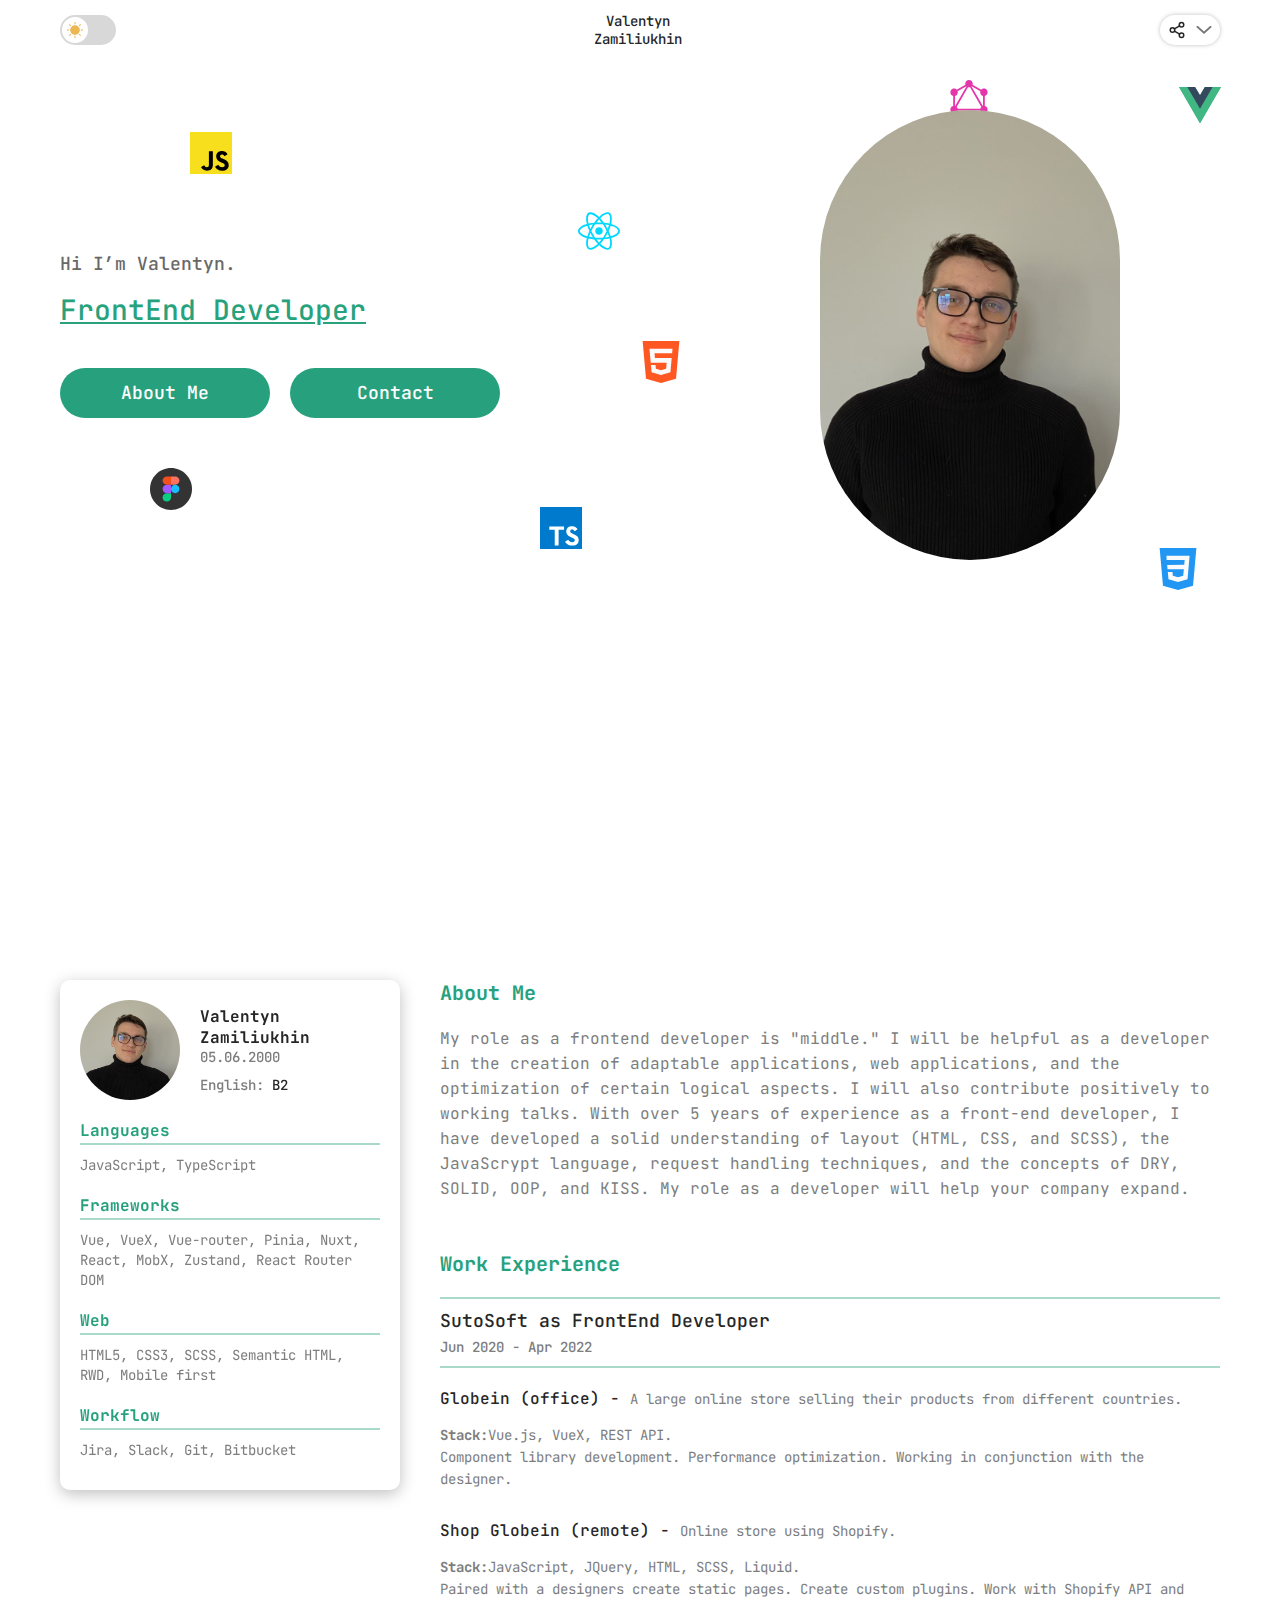
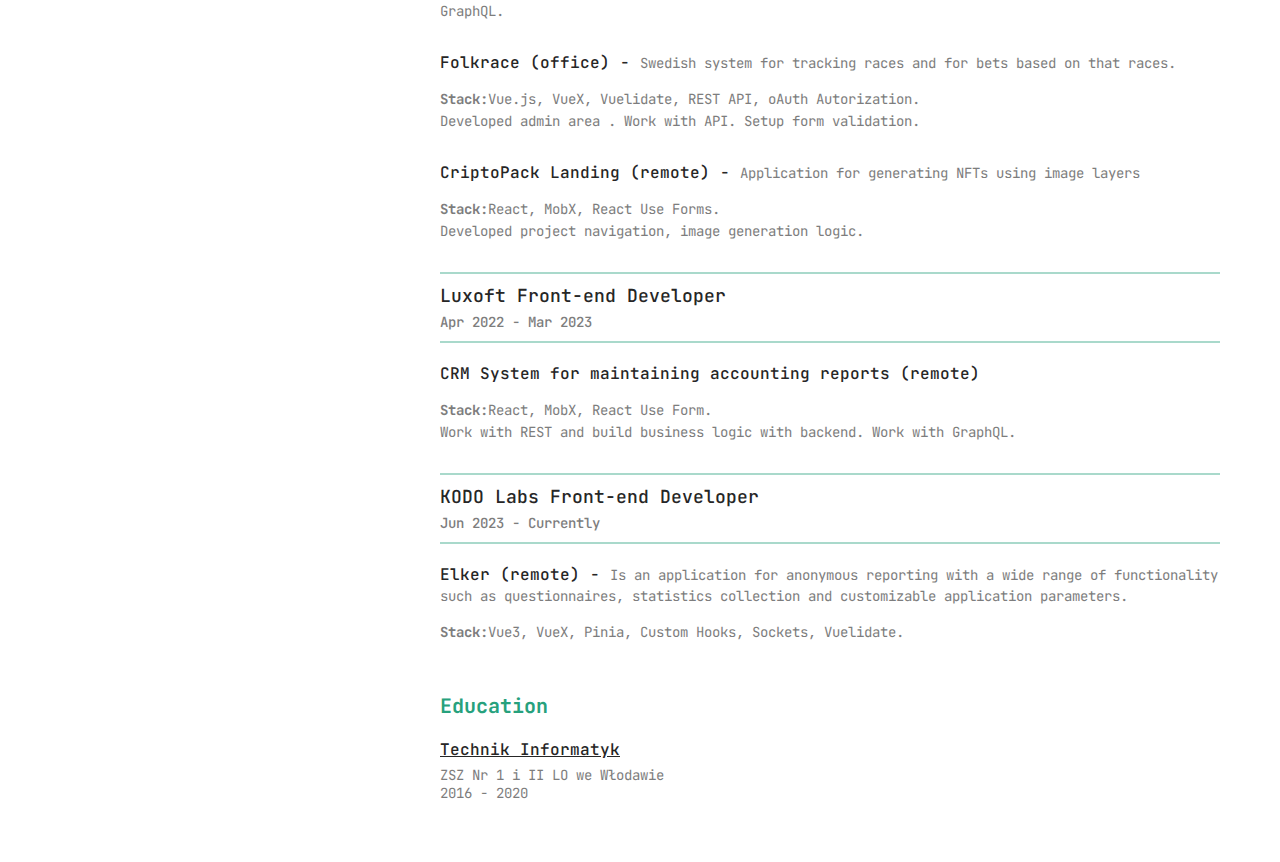
<file: index.html>
<!doctype html>
<html lang="en">
<head>
  <meta charset="UTF-8">
  <meta name="viewport"
        content="width=device-width, user-scalable=no, initial-scale=1.0, maximum-scale=1.0, minimum-scale=1.0">
  <meta http-equiv="X-UA-Compatible" content="ie=edge">
  <link rel="stylesheet" href="styles/common.css">
  <link rel="stylesheet" href="styles/header.css">
  <link rel="stylesheet" href="styles/banner.css">
  <link rel="stylesheet" href="styles/about_me.css">
  <link rel="stylesheet" href="styles/dark.css">
  <style>
      @-webkit-keyframes building-blocks {
          0%,
          20% {
              opacity: 0;
              -webkit-transform: translateY(-300%);
              transform: translateY(-300%); }
          30%,
          70% {
              opacity: 1;
              -webkit-transform: translateY(0);
              transform: translateY(0); }
          90%,
          100% {
              opacity: 0;
              -webkit-transform: translateY(300%);
              transform: translateY(300%); } }
      @keyframes building-blocks {
          0%,
          20% {
              opacity: 0;
              -webkit-transform: translateY(-300%);
              transform: translateY(-300%); }
          30%,
          70% {
              opacity: 1;
              -webkit-transform: translateY(0);
              transform: translateY(0); }
          90%,
          100% {
              opacity: 0;
              -webkit-transform: translateY(300%);
              transform: translateY(300%); } }

      .building-blocks {
          position: relative; }
      .building-blocks div {
          height: 20px;
          position: absolute;
          width: 20px; }
      .building-blocks div:after {
          -webkit-animation: building-blocks 2.1s ease infinite backwards;
          animation: building-blocks 2.1s ease infinite backwards;
          background: #27A17D;
          content: '';
          display: block;
          height: 20px;
          width: 20px; }
      .building-blocks div:nth-child(1) {
          -webkit-transform: translate(-50%, -50%) translate(60%, 120%);
          transform: translate(-50%, -50%) translate(60%, 120%); }
      .building-blocks div:nth-child(2) {
          -webkit-transform: translate(-50%, -50%) translate(-60%, 120%);
          transform: translate(-50%, -50%) translate(-60%, 120%); }
      .building-blocks div:nth-child(3) {
          -webkit-transform: translate(-50%, -50%) translate(120%, 0);
          transform: translate(-50%, -50%) translate(120%, 0); }
      .building-blocks div:nth-child(4) {
          -webkit-transform: translate(-50%, -50%);
          transform: translate(-50%, -50%); }
      .building-blocks div:nth-child(5) {
          -webkit-transform: translate(-50%, -50%) translate(-120%, 0);
          transform: translate(-50%, -50%) translate(-120%, 0); }
      .building-blocks div:nth-child(6) {
          -webkit-transform: translate(-50%, -50%) translate(60%, -120%);
          transform: translate(-50%, -50%) translate(60%, -120%); }
      .building-blocks div:nth-child(7) {
          -webkit-transform: translate(-50%, -50%) translate(-60%, -120%);
          transform: translate(-50%, -50%) translate(-60%, -120%); }
      .building-blocks div:nth-child(1):after {
          -webkit-animation-delay: 0.15s;
          animation-delay: 0.15s; }
      .building-blocks div:nth-child(2):after {
          -webkit-animation-delay: 0.3s;
          animation-delay: 0.3s; }
      .building-blocks div:nth-child(3):after {
          -webkit-animation-delay: 0.45s;
          animation-delay: 0.45s; }
      .building-blocks div:nth-child(4):after {
          -webkit-animation-delay: 0.6s;
          animation-delay: 0.6s; }
      .building-blocks div:nth-child(5):after {
          -webkit-animation-delay: 0.75s;
          animation-delay: 0.75s; }
      .building-blocks div:nth-child(6):after {
          -webkit-animation-delay: 0.9s;
          animation-delay: 0.9s; }
      .building-blocks div:nth-child(7):after {
          -webkit-animation-delay: 1.05s;
          animation-delay: 1.05s; }
      .loader {
          width: 100%;
          height: 100vh;
          display: flex;
          align-items: center;
          justify-content: center;
          position: fixed;
          left: 0;
          top: 0;
          background: #fff;
          z-index: 99999;
          transition: all .5s ease;
      }
      .loader.hidden {
          opacity: 0;
          pointer-events: none;
      }
  </style>
  <title>Zamiliukhin Valentyn Page</title>
</head>
<body class="body light">

  <div class="loader">
    <div class="building-blocks">
      <div></div><div></div><div></div><div></div><div></div><div></div><div></div>
    </div>
  </div>

  <header class="header">
    <div class="header__container container">
      <nav class="header__wrapper">

        <div class="header__theme-switch light">
          <div class="header__switch-light">
            <svg width="16" height="16" viewBox="0 0 16 16" fill="none" xmlns="http://www.w3.org/2000/svg">
              <g clip-path="url(#clip0_1069_264)">
                <path d="M7.99995 12.8002C10.6509 12.8002 12.8 10.6512 12.8 8.0002C12.8 5.34923 10.6509 3.2002 7.99995 3.2002C5.34898 3.2002 3.19995 5.34923 3.19995 8.0002C3.19995 10.6512 5.34898 12.8002 7.99995 12.8002Z" fill="#EBB753"/>
                <path d="M8.53334 0H7.46667V2.13333H8.53334V0Z" fill="#EBB753"/>
                <path d="M8.53334 13.8662H7.46667V15.9995H8.53334V13.8662Z" fill="#EBB753"/>
                <path d="M16 7.4668H13.8667V8.53346H16V7.4668Z" fill="#EBB753"/>
                <path d="M2.13333 7.4668H0V8.53346H2.13333V7.4668Z" fill="#EBB753"/>
                <path d="M12.5251 11.7712L11.7709 12.5254L13.2794 14.0339L14.0336 13.2796L12.5251 11.7712Z" fill="#EBB753"/>
                <path d="M2.72055 1.96549L1.96631 2.71973L3.47479 4.22821L4.22903 3.47397L2.72055 1.96549Z" fill="#EBB753"/>
                <path d="M3.47442 11.7708L1.96594 13.2793L2.72018 14.0335L4.22866 12.5251L3.47442 11.7708Z" fill="#EBB753"/>
                <path d="M13.2795 1.96613L11.771 3.47461L12.5252 4.22885L14.0337 2.72037L13.2795 1.96613Z" fill="#EBB753"/>
              </g>
              <defs>
                <clipPath id="clip0_1069_264">
                  <rect width="16" height="16" fill="white"/>
                </clipPath>
              </defs>
            </svg>
          </div>
          <div class="header__switch-dark">
            <svg width="16" height="16" viewBox="0 0 16 16" fill="none" xmlns="http://www.w3.org/2000/svg">
              <path d="M8.02685 14.0007C4.70342 14.0007 1.99963 11.2969 1.99963 7.97349C1.99976 6.52102 2.52432 5.11743 3.47682 4.02089C4.42932 2.92435 5.74572 2.20859 7.18389 2.00526C7.29917 1.98913 7.41658 2.0103 7.51897 2.06567C7.62136 2.12104 7.70335 2.20772 7.75295 2.31302C7.80256 2.41832 7.81718 2.53673 7.79468 2.65093C7.77217 2.76514 7.71373 2.86915 7.62788 2.94776C7.23508 3.3079 6.92132 3.74566 6.70646 4.23334C6.4916 4.72101 6.38031 5.24798 6.37965 5.78089C6.37965 7.89806 8.10228 9.62069 10.2194 9.62069C10.7524 9.62002 11.2793 9.50874 11.767 9.29387C12.2547 9.07901 12.6924 8.76525 13.0526 8.37245C13.1312 8.28658 13.2352 8.22812 13.3494 8.2056C13.4636 8.18308 13.5821 8.1977 13.6874 8.24731C13.7927 8.29692 13.8794 8.37892 13.9347 8.48132C13.9901 8.58372 14.0113 8.70115 13.9951 8.81644C13.7918 10.2546 13.076 11.571 11.9795 12.5235C10.883 13.476 9.47937 14.0006 8.0269 14.0007H8.02685ZM5.8189 3.55965C4.19239 4.37908 3.09062 6.07182 3.09062 7.97349C3.09062 10.6954 5.30495 12.9097 8.02685 12.9097C9.92851 12.9097 11.6213 11.8079 12.4407 10.1814C11.7519 10.5294 10.9911 10.711 10.2194 10.7116C7.50057 10.7116 5.28856 8.49966 5.28856 5.78076C5.28922 5.0091 5.47087 4.24836 5.8189 3.55965Z" fill="white"/>
              <path d="M4.72709 3.09082H6.36355L5.95444 5.54551L6.36355 8.0002L6.77267 9.22755L9.22736 10.4549L12.5003 10.0458L12.0912 11.2731L9.63648 13.3187L6.36355 12.9096L3.49975 11.2731L2.68152 7.18197L4.72709 3.09082Z" fill="white"/>
            </svg>
          </div>
        </div>

        <div class="header__logo">Valentyn Zamiliukhin</div>

        <div class="header__social hidden">
          <div class="header__social-share">
            <svg class="header__share-icon" width="18" height="18" viewBox="0 0 18 18" fill="none" xmlns="http://www.w3.org/2000/svg">
              <path d="M13.5 6C14.7426 6 15.75 4.99264 15.75 3.75C15.75 2.50736 14.7426 1.5 13.5 1.5C12.2574 1.5 11.25 2.50736 11.25 3.75C11.25 4.99264 12.2574 6 13.5 6Z" stroke="#262626" stroke-width="1.5" stroke-linecap="round" stroke-linejoin="round"/>
              <path d="M4.5 11.25C5.74264 11.25 6.75 10.2426 6.75 9C6.75 7.75736 5.74264 6.75 4.5 6.75C3.25736 6.75 2.25 7.75736 2.25 9C2.25 10.2426 3.25736 11.25 4.5 11.25Z" stroke="#262626" stroke-width="1.5" stroke-linecap="round" stroke-linejoin="round"/>
              <path d="M13.5 16.5C14.7426 16.5 15.75 15.4926 15.75 14.25C15.75 13.0074 14.7426 12 13.5 12C12.2574 12 11.25 13.0074 11.25 14.25C11.25 15.4926 12.2574 16.5 13.5 16.5Z" stroke="#262626" stroke-width="1.5" stroke-linecap="round" stroke-linejoin="round"/>
              <path d="M6.44263 10.1328L11.5651 13.1178" stroke="#262626" stroke-width="1.5" stroke-linecap="round" stroke-linejoin="round"/>
              <path d="M11.5576 4.88281L6.44263 7.86781" stroke="#262626" stroke-width="1.5" stroke-linecap="round" stroke-linejoin="round"/>
            </svg>
            <svg class="header__arrow-icon" width="16" height="8" viewBox="0 0 16 8" fill="none" xmlns="http://www.w3.org/2000/svg">
              <g clip-path="url(#clip0_1071_636)">
                <path fill-rule="evenodd" clip-rule="evenodd" d="M0.791802 0.2757C0.399802 0.632063 0.399802 1.20661 0.791802 1.56297L7.4398 7.60661C7.7518 7.89024 8.2558 7.89024 8.5678 7.60661L15.2158 1.56297C15.6078 1.20661 15.6078 0.632063 15.2158 0.275699C14.8238 -0.0806646 14.1918 -0.0806646 13.7998 0.275699L7.9998 5.54115L2.1998 0.268428C1.8158 -0.0806628 1.1758 -0.080664 0.791802 0.2757Z" fill="#1D1D1D" fill-opacity="0.6"/>
              </g>
              <defs>
                <clipPath id="clip0_1071_636">
                  <rect width="8" height="16" fill="white" transform="translate(0 8) rotate(-90)"/>
                </clipPath>
              </defs>
            </svg>
          </div>
          <div class="header__social-wrapper">
            <a href="https://github.com/valik375" target="_blank" class="header__social-item git">
              <svg width="20" height="20" viewBox="0 0 20 20" fill="none" xmlns="http://www.w3.org/2000/svg">
                <g clip-path="url(#clip0_1071_662)">
                  <path d="M7.50008 15.8339C3.33341 17.0839 3.33341 13.7505 1.66675 13.3339M13.3334 18.3339V15.1089C13.3647 14.7115 13.311 14.312 13.1759 13.937C13.0409 13.562 12.8275 13.22 12.5501 12.9339C15.1667 12.6422 17.9167 11.6505 17.9167 7.10052C17.9165 5.93704 17.469 4.81818 16.6667 3.97552C17.0466 2.95761 17.0198 1.83248 16.5917 0.833851C16.5917 0.833851 15.6084 0.542184 13.3334 2.06718C11.4234 1.54954 9.41007 1.54954 7.50008 2.06718C5.22508 0.542184 4.24175 0.833851 4.24175 0.833851C3.81373 1.83248 3.78687 2.95761 4.16675 3.97552C3.35852 4.82443 2.91052 5.9534 2.91675 7.12552C2.91675 11.6422 5.66675 12.6339 8.28341 12.9589C8.00925 13.2422 7.7978 13.58 7.66284 13.9505C7.52788 14.3209 7.47242 14.7156 7.50008 15.1089V18.3339" stroke="#262626" stroke-width="1.66667" stroke-linecap="round" stroke-linejoin="round"/>
                </g>
                <defs>
                  <clipPath id="clip0_1071_662">
                    <rect width="20" height="20" fill="white"/>
                  </clipPath>
                </defs>
              </svg>
            </a>
            <a href="https://www.linkedin.com/in/valentyn-zamiliukhin-689082205/" target="_blank" class="header__social-item linkedin">
              <svg width="20" height="20" viewBox="0 0 20 20" fill="none" xmlns="http://www.w3.org/2000/svg">
                <path d="M13.3333 6.66699C14.6593 6.66699 15.9311 7.19378 16.8688 8.13146C17.8065 9.06914 18.3333 10.3409 18.3333 11.667V17.5003H14.9999V11.667C14.9999 11.225 14.8243 10.801 14.5118 10.4885C14.1992 10.1759 13.7753 10.0003 13.3333 10.0003C12.8912 10.0003 12.4673 10.1759 12.1547 10.4885C11.8422 10.801 11.6666 11.225 11.6666 11.667V17.5003H8.33325V11.667C8.33325 10.3409 8.86004 9.06914 9.79772 8.13146C10.7354 7.19378 12.0072 6.66699 13.3333 6.66699Z" stroke="#262626" stroke-width="1.66667" stroke-linecap="round" stroke-linejoin="round"/>
                <path d="M5.00008 7.5H1.66675V17.5H5.00008V7.5Z" stroke="#262626" stroke-width="1.66667" stroke-linecap="round" stroke-linejoin="round"/>
                <path d="M3.33341 5.00033C4.25389 5.00033 5.00008 4.25413 5.00008 3.33366C5.00008 2.41318 4.25389 1.66699 3.33341 1.66699C2.41294 1.66699 1.66675 2.41318 1.66675 3.33366C1.66675 4.25413 2.41294 5.00033 3.33341 5.00033Z" stroke="#262626" stroke-width="1.66667" stroke-linecap="round" stroke-linejoin="round"/>
              </svg>
            </a>
            <a href="mailto:valentynzamiliukhin@gmail.com" class="header__social-item email">
              <svg width="20" height="16" viewBox="0 0 20 16" fill="none" xmlns="http://www.w3.org/2000/svg">
                <g clip-path="url(#clip0_1071_664)">
                  <path fill-rule="evenodd" clip-rule="evenodd" d="M19.9993 2.00488C19.9993 0.904883 19.0993 0.00488281 17.9993 0.00488281H1.99927C0.899268 0.00488281 -0.000732422 0.904883 -0.000732422 2.00488V14.0049C-0.000732422 15.1049 0.899268 16.0049 1.99927 16.0049H17.9993C19.0993 16.0049 19.9993 15.1049 19.9993 14.0049V2.00488ZM17.9993 2.00488L9.99927 7.00488L1.99927 2.00488H17.9993ZM17.9993 14.0049H1.99927V4.00488L9.99927 9.00488L17.9993 4.00488V14.0049Z" fill="#262626"/>
                </g>
                <defs>
                  <clipPath id="clip0_1071_664">
                    <rect width="20" height="16" fill="white"/>
                  </clipPath>
                </defs>
              </svg>
            </a>
          </div>
        </div>

      </nav>
    </div>
  </header>

  <main class="main">
    <section class="banner">
      <div class="banner__container container">
        <div class="banner__wrapper">

          <div class="banner__image">
            <img src="./assets/banner_image.png" alt="Valentyn front image">
          </div>

          <div class="banner__info">
            <h2 class="banner__info-subtitle">Hi I’m Valentyn.</h2>
            <h1 class="banner__info-title"><span>FrontEnd Developer</span></h1>

            <div class="banner__button-wrapper">
              <a href="#about" class="banner__about-button button">About Me</a>
              <a href="mailto:valentynzamiliukhin@gmail.com" class="banner__contact-button button">Contact</a>
            </div>
          </div>

        </div>
        <img class="banner__icon css" src="./assets/banner_icons/css.svg" alt="icon">
        <img class="banner__icon figma" src="./assets/banner_icons/figma.svg" alt="icon">
        <img class="banner__icon graphql" src="./assets/banner_icons/graphql.svg" alt="icon">
        <img class="banner__icon html" src="./assets/banner_icons/html.svg" alt="icon">
        <img class="banner__icon js" src="./assets/banner_icons/js.svg" alt="icon">
        <img class="banner__icon react" src="./assets/banner_icons/react.svg" alt="icon">
        <img class="banner__icon sass" src="./assets/banner_icons/sass.svg" alt="icon">
        <img class="banner__icon ts" src="./assets/banner_icons/ts.svg" alt="icon">
        <img class="banner__icon vue" src="./assets/banner_icons/vue.svg" alt="icon">
      </div>
    </section>
    <section id="about" class="about-me">
      <div class="about-me__container container">
        <div class="about-me__wrapper">

          <div class="about-me__person-info">
            <div class="about-me__info-wrapper">
              <div class="about-me__info-image">
                <img src="./assets/banner_image.png" alt="Valik image">
              </div>
              <div class="about-me__info-data">
                <div class="about-me__info-name">Valentyn <br> Zamiliukhin</div>
                <div class="about-me__info-date">05.06.2000</div>
                <div class="about-me__info-english">English: <span>B2</span></div>
              </div>
            </div>

            <div class="about-me__info-skill">
              <div class="about-me__info-skill-title">Languages</div>
              <div class="about-me__info-skill-stack">JavaScript, TypeScript</div>
            </div>
            <div class="about-me__info-skill">
              <div class="about-me__info-skill-title">Frameworks</div>
              <div class="about-me__info-skill-stack">Vue, VueX, Vue-router, Pinia, Nuxt, React, MobX, Zustand, React Router DOM</div>
            </div>
            <div class="about-me__info-skill">
              <div class="about-me__info-skill-title">Web</div>
              <div class="about-me__info-skill-stack">HTML5, CSS3, SCSS, Semantic HTML, RWD, Mobile first</div>
            </div>
            <div class="about-me__info-skill">
              <div class="about-me__info-skill-title">Workflow</div>
              <div class="about-me__info-skill-stack">Jira, Slack, Git, Bitbucket</div>
            </div>
          </div>

          <div class="about-me__content">
            <div class="about-me__content-wrapper">
              <h2 class="about-me__content-title">About Me</h2>
              <p class="about-me__content-text">My role as a frontend developer is "middle." I will be helpful as a developer in the creation of adaptable
                applications, web applications, and the optimization of certain logical aspects. I will also contribute positively to working talks. With
                over <span class="about-me__work-exp">three</span> years of experience as a front-end developer, I have developed a solid understanding of layout (HTML, CSS, and SCSS), the JavaScrypt
                language, request handling techniques, and the concepts of DRY, SOLID, OOP, and KISS. My role as a developer will help your company expand.</p>
            </div>
            <div class="about-me__experience">
              <h2 class="about-me__content-title">Work Experience</h2>
              <div class="about-me__company-name">SutoSoft as FrontEnd Developer</div>
              <div class="about-me__working-date">Jun 2020 - Apr 2022</div>

              <div class="about-me__project-title">Globein (office) - <span> A large online store selling their products
                from different countries.</span>
              </div>
              <p class="about-me__project-text">
                <strong>Stack:</strong>Vue.js, VueX, REST API.<br>
                Component library development. Performance optimization. Working in conjunction with the designer.
              </p>

              <div class="about-me__project-title">Shop Globein (remote) - <span>Online store using Shopify.</span></div>
              <p class="about-me__project-text">
                <strong>Stack:</strong>JavaScript, JQuery, HTML, SCSS, Liquid.<br>
                Paired with a designers create static pages. Create custom plugins. Work with Shopify API and GraphQL.
              </p>

              <div class="about-me__project-title">Folkrace (office) - <span>Swedish system for tracking races and for
                bets based on that races.</span>
              </div>
              <p class="about-me__project-text">
                <strong>Stack:</strong>Vue.js, VueX, Vuelidate, REST API, oAuth Autorization.<br>
                Developed admin area . Work with API. Setup form validation.
              </p>

              <div class="about-me__project-title">CriptoPack Landing (remote) - <span>Application for generating NFTs
                using image layers</span>
              </div>
              <p class="about-me__project-text">
                <strong>Stack:</strong>React, MobX, React Use Forms.<br>
                Developed project navigation, image generation logic.
              </p>

              <div class="about-me__company-name">Luxoft Front-end Developer</div>
              <div class="about-me__working-date">Apr 2022 - Mar 2023</div>

              <div class="about-me__project-title">CRM System for maintaining accounting reports (remote)</div>
              <p class="about-me__project-text">
                <strong>Stack:</strong>React, MobX, React Use Form.<br>
                Work with REST and build business logic with backend. Work with GraphQL.
              </p>

              <div class="about-me__company-name">KODO Labs Front-end Developer</div>
              <div class="about-me__working-date">Jun 2023 - Currently</div>

              <div class="about-me__project-title">Elker (remote) - <span>Is an application for anonymous reporting
                with a wide range of functionality such as questionnaires, statistics collection and customizable
                application parameters.</span>
              </div>
              <p class="about-me__project-text">
                <strong>Stack:</strong>Vue3, VueX, Pinia, Custom Hooks, Sockets, Vuelidate.<br>
              </p>

            </div>
            <div class="about-me__education">
              <h2 class="about-me__content-title">Education</h2>
              <a href="https://2lo.wlodawa.pl/" class="about-me__education-title">Technik Informatyk</a>
              <div class="about-me__education-text">ZSZ Nr 1 i II LO we Włodawie <br> 2016 - 2020</div>
            </div>
          </div>

        </div>
      </div>
    </section>
  </main>

  <script src="./main.js"></script>
</body>
</html>
</file>
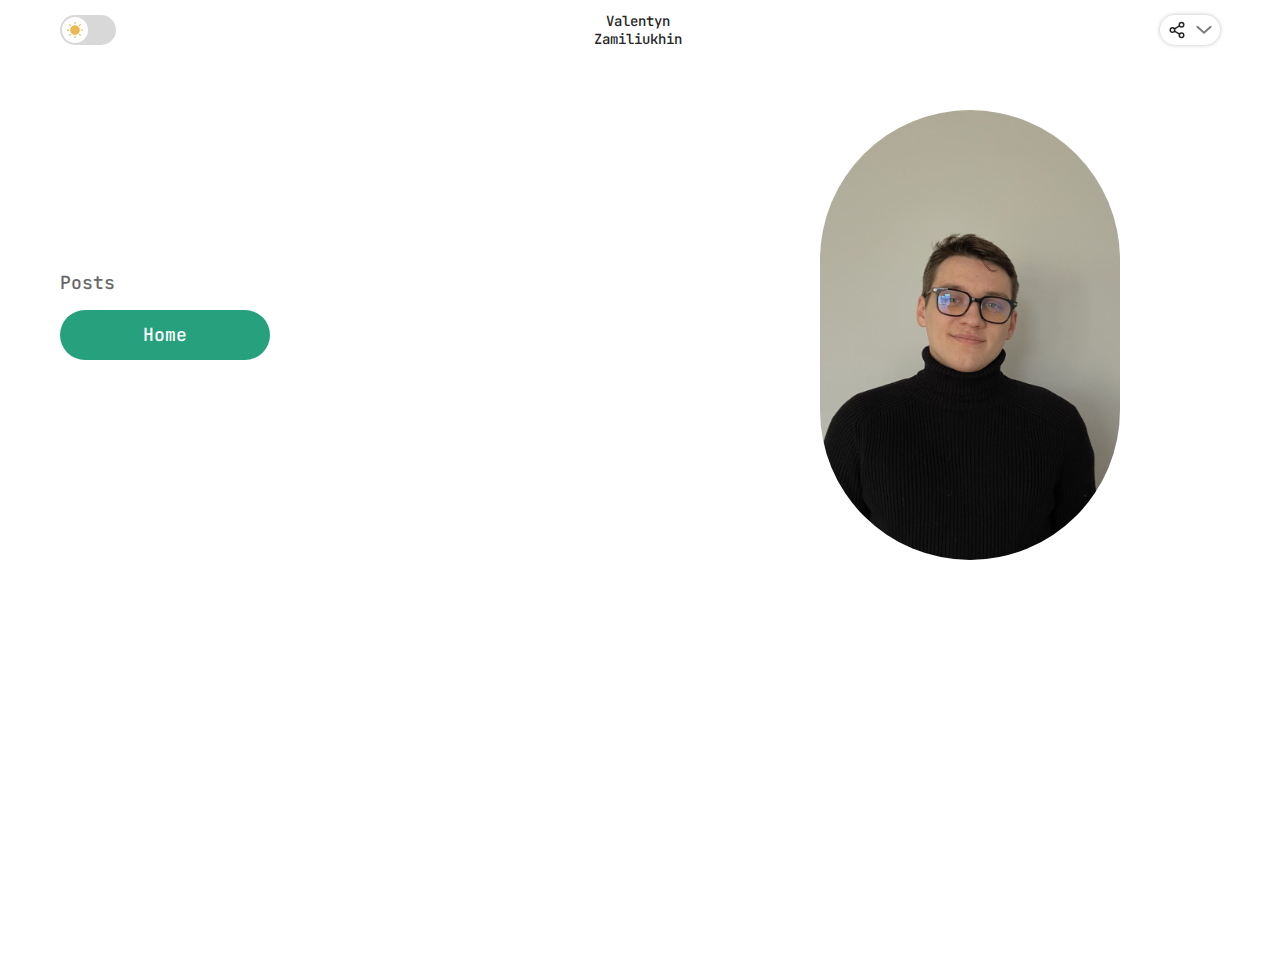
<file: posts.html>
<!doctype html>
<html lang="en">
<head>
  <meta charset="UTF-8">
  <meta name="viewport"
        content="width=device-width, user-scalable=no, initial-scale=1.0, maximum-scale=1.0, minimum-scale=1.0">
  <meta http-equiv="X-UA-Compatible" content="ie=edge">
  <link rel="stylesheet" href="styles/common.css">
  <link rel="stylesheet" href="styles/header.css">
  <link rel="stylesheet" href="styles/banner.css">
  <link rel="stylesheet" href="styles/about_me.css">
  <link rel="stylesheet" href="styles/dark.css">
  <title>Zamiliukhin Valentyn Page</title>
</head>
<body class="body light">

  <header class="header">
    <div class="header__container container">
      <nav class="header__wrapper">

        <div class="header__theme-switch light">
          <div class="header__switch-light">
            <svg width="16" height="16" viewBox="0 0 16 16" fill="none" xmlns="http://www.w3.org/2000/svg">
              <g clip-path="url(#clip0_1069_264)">
                <path d="M7.99995 12.8002C10.6509 12.8002 12.8 10.6512 12.8 8.0002C12.8 5.34923 10.6509 3.2002 7.99995 3.2002C5.34898 3.2002 3.19995 5.34923 3.19995 8.0002C3.19995 10.6512 5.34898 12.8002 7.99995 12.8002Z" fill="#EBB753"/>
                <path d="M8.53334 0H7.46667V2.13333H8.53334V0Z" fill="#EBB753"/>
                <path d="M8.53334 13.8662H7.46667V15.9995H8.53334V13.8662Z" fill="#EBB753"/>
                <path d="M16 7.4668H13.8667V8.53346H16V7.4668Z" fill="#EBB753"/>
                <path d="M2.13333 7.4668H0V8.53346H2.13333V7.4668Z" fill="#EBB753"/>
                <path d="M12.5251 11.7712L11.7709 12.5254L13.2794 14.0339L14.0336 13.2796L12.5251 11.7712Z" fill="#EBB753"/>
                <path d="M2.72055 1.96549L1.96631 2.71973L3.47479 4.22821L4.22903 3.47397L2.72055 1.96549Z" fill="#EBB753"/>
                <path d="M3.47442 11.7708L1.96594 13.2793L2.72018 14.0335L4.22866 12.5251L3.47442 11.7708Z" fill="#EBB753"/>
                <path d="M13.2795 1.96613L11.771 3.47461L12.5252 4.22885L14.0337 2.72037L13.2795 1.96613Z" fill="#EBB753"/>
              </g>
              <defs>
                <clipPath id="clip0_1069_264">
                  <rect width="16" height="16" fill="white"/>
                </clipPath>
              </defs>
            </svg>
          </div>
          <div class="header__switch-dark">
            <svg width="16" height="16" viewBox="0 0 16 16" fill="none" xmlns="http://www.w3.org/2000/svg">
              <path d="M8.02685 14.0007C4.70342 14.0007 1.99963 11.2969 1.99963 7.97349C1.99976 6.52102 2.52432 5.11743 3.47682 4.02089C4.42932 2.92435 5.74572 2.20859 7.18389 2.00526C7.29917 1.98913 7.41658 2.0103 7.51897 2.06567C7.62136 2.12104 7.70335 2.20772 7.75295 2.31302C7.80256 2.41832 7.81718 2.53673 7.79468 2.65093C7.77217 2.76514 7.71373 2.86915 7.62788 2.94776C7.23508 3.3079 6.92132 3.74566 6.70646 4.23334C6.4916 4.72101 6.38031 5.24798 6.37965 5.78089C6.37965 7.89806 8.10228 9.62069 10.2194 9.62069C10.7524 9.62002 11.2793 9.50874 11.767 9.29387C12.2547 9.07901 12.6924 8.76525 13.0526 8.37245C13.1312 8.28658 13.2352 8.22812 13.3494 8.2056C13.4636 8.18308 13.5821 8.1977 13.6874 8.24731C13.7927 8.29692 13.8794 8.37892 13.9347 8.48132C13.9901 8.58372 14.0113 8.70115 13.9951 8.81644C13.7918 10.2546 13.076 11.571 11.9795 12.5235C10.883 13.476 9.47937 14.0006 8.0269 14.0007H8.02685ZM5.8189 3.55965C4.19239 4.37908 3.09062 6.07182 3.09062 7.97349C3.09062 10.6954 5.30495 12.9097 8.02685 12.9097C9.92851 12.9097 11.6213 11.8079 12.4407 10.1814C11.7519 10.5294 10.9911 10.711 10.2194 10.7116C7.50057 10.7116 5.28856 8.49966 5.28856 5.78076C5.28922 5.0091 5.47087 4.24836 5.8189 3.55965Z" fill="white"/>
              <path d="M4.72709 3.09082H6.36355L5.95444 5.54551L6.36355 8.0002L6.77267 9.22755L9.22736 10.4549L12.5003 10.0458L12.0912 11.2731L9.63648 13.3187L6.36355 12.9096L3.49975 11.2731L2.68152 7.18197L4.72709 3.09082Z" fill="white"/>
            </svg>
          </div>
        </div>

        <div class="header__logo">Valentyn Zamiliukhin</div>

        <div class="header__social hidden">
          <div class="header__social-share">
            <svg class="header__share-icon" width="18" height="18" viewBox="0 0 18 18" fill="none" xmlns="http://www.w3.org/2000/svg">
              <path d="M13.5 6C14.7426 6 15.75 4.99264 15.75 3.75C15.75 2.50736 14.7426 1.5 13.5 1.5C12.2574 1.5 11.25 2.50736 11.25 3.75C11.25 4.99264 12.2574 6 13.5 6Z" stroke="#262626" stroke-width="1.5" stroke-linecap="round" stroke-linejoin="round"/>
              <path d="M4.5 11.25C5.74264 11.25 6.75 10.2426 6.75 9C6.75 7.75736 5.74264 6.75 4.5 6.75C3.25736 6.75 2.25 7.75736 2.25 9C2.25 10.2426 3.25736 11.25 4.5 11.25Z" stroke="#262626" stroke-width="1.5" stroke-linecap="round" stroke-linejoin="round"/>
              <path d="M13.5 16.5C14.7426 16.5 15.75 15.4926 15.75 14.25C15.75 13.0074 14.7426 12 13.5 12C12.2574 12 11.25 13.0074 11.25 14.25C11.25 15.4926 12.2574 16.5 13.5 16.5Z" stroke="#262626" stroke-width="1.5" stroke-linecap="round" stroke-linejoin="round"/>
              <path d="M6.44263 10.1328L11.5651 13.1178" stroke="#262626" stroke-width="1.5" stroke-linecap="round" stroke-linejoin="round"/>
              <path d="M11.5576 4.88281L6.44263 7.86781" stroke="#262626" stroke-width="1.5" stroke-linecap="round" stroke-linejoin="round"/>
            </svg>
            <svg class="header__arrow-icon" width="16" height="8" viewBox="0 0 16 8" fill="none" xmlns="http://www.w3.org/2000/svg">
              <g clip-path="url(#clip0_1071_636)">
                <path fill-rule="evenodd" clip-rule="evenodd" d="M0.791802 0.2757C0.399802 0.632063 0.399802 1.20661 0.791802 1.56297L7.4398 7.60661C7.7518 7.89024 8.2558 7.89024 8.5678 7.60661L15.2158 1.56297C15.6078 1.20661 15.6078 0.632063 15.2158 0.275699C14.8238 -0.0806646 14.1918 -0.0806646 13.7998 0.275699L7.9998 5.54115L2.1998 0.268428C1.8158 -0.0806628 1.1758 -0.080664 0.791802 0.2757Z" fill="#1D1D1D" fill-opacity="0.6"/>
              </g>
              <defs>
                <clipPath id="clip0_1071_636">
                  <rect width="8" height="16" fill="white" transform="translate(0 8) rotate(-90)"/>
                </clipPath>
              </defs>
            </svg>
          </div>
          <div class="header__social-wrapper">
            <a href="https://github.com/valik375" target="_blank" class="header__social-item git">
              <svg width="20" height="20" viewBox="0 0 20 20" fill="none" xmlns="http://www.w3.org/2000/svg">
                <g clip-path="url(#clip0_1071_662)">
                  <path d="M7.50008 15.8339C3.33341 17.0839 3.33341 13.7505 1.66675 13.3339M13.3334 18.3339V15.1089C13.3647 14.7115 13.311 14.312 13.1759 13.937C13.0409 13.562 12.8275 13.22 12.5501 12.9339C15.1667 12.6422 17.9167 11.6505 17.9167 7.10052C17.9165 5.93704 17.469 4.81818 16.6667 3.97552C17.0466 2.95761 17.0198 1.83248 16.5917 0.833851C16.5917 0.833851 15.6084 0.542184 13.3334 2.06718C11.4234 1.54954 9.41007 1.54954 7.50008 2.06718C5.22508 0.542184 4.24175 0.833851 4.24175 0.833851C3.81373 1.83248 3.78687 2.95761 4.16675 3.97552C3.35852 4.82443 2.91052 5.9534 2.91675 7.12552C2.91675 11.6422 5.66675 12.6339 8.28341 12.9589C8.00925 13.2422 7.7978 13.58 7.66284 13.9505C7.52788 14.3209 7.47242 14.7156 7.50008 15.1089V18.3339" stroke="#262626" stroke-width="1.66667" stroke-linecap="round" stroke-linejoin="round"/>
                </g>
                <defs>
                  <clipPath id="clip0_1071_662">
                    <rect width="20" height="20" fill="white"/>
                  </clipPath>
                </defs>
              </svg>
            </a>
            <a href="https://www.linkedin.com/in/valentyn-zamiliukhin-689082205/" target="_blank" class="header__social-item linkedin">
              <svg width="20" height="20" viewBox="0 0 20 20" fill="none" xmlns="http://www.w3.org/2000/svg">
                <path d="M13.3333 6.66699C14.6593 6.66699 15.9311 7.19378 16.8688 8.13146C17.8065 9.06914 18.3333 10.3409 18.3333 11.667V17.5003H14.9999V11.667C14.9999 11.225 14.8243 10.801 14.5118 10.4885C14.1992 10.1759 13.7753 10.0003 13.3333 10.0003C12.8912 10.0003 12.4673 10.1759 12.1547 10.4885C11.8422 10.801 11.6666 11.225 11.6666 11.667V17.5003H8.33325V11.667C8.33325 10.3409 8.86004 9.06914 9.79772 8.13146C10.7354 7.19378 12.0072 6.66699 13.3333 6.66699Z" stroke="#262626" stroke-width="1.66667" stroke-linecap="round" stroke-linejoin="round"/>
                <path d="M5.00008 7.5H1.66675V17.5H5.00008V7.5Z" stroke="#262626" stroke-width="1.66667" stroke-linecap="round" stroke-linejoin="round"/>
                <path d="M3.33341 5.00033C4.25389 5.00033 5.00008 4.25413 5.00008 3.33366C5.00008 2.41318 4.25389 1.66699 3.33341 1.66699C2.41294 1.66699 1.66675 2.41318 1.66675 3.33366C1.66675 4.25413 2.41294 5.00033 3.33341 5.00033Z" stroke="#262626" stroke-width="1.66667" stroke-linecap="round" stroke-linejoin="round"/>
              </svg>
            </a>
            <a href="mailto:valentynzamiliukhin@gmail.com" class="header__social-item email">
              <svg width="20" height="16" viewBox="0 0 20 16" fill="none" xmlns="http://www.w3.org/2000/svg">
                <g clip-path="url(#clip0_1071_664)">
                  <path fill-rule="evenodd" clip-rule="evenodd" d="M19.9993 2.00488C19.9993 0.904883 19.0993 0.00488281 17.9993 0.00488281H1.99927C0.899268 0.00488281 -0.000732422 0.904883 -0.000732422 2.00488V14.0049C-0.000732422 15.1049 0.899268 16.0049 1.99927 16.0049H17.9993C19.0993 16.0049 19.9993 15.1049 19.9993 14.0049V2.00488ZM17.9993 2.00488L9.99927 7.00488L1.99927 2.00488H17.9993ZM17.9993 14.0049H1.99927V4.00488L9.99927 9.00488L17.9993 4.00488V14.0049Z" fill="#262626"/>
                </g>
                <defs>
                  <clipPath id="clip0_1071_664">
                    <rect width="20" height="16" fill="white"/>
                  </clipPath>
                </defs>
              </svg>
            </a>
          </div>
        </div>

      </nav>
    </div>
  </header>

  <main class="main">
    <section class="banner">
      <div class="banner__container container">
        <div class="banner__wrapper">

          <div class="banner__image">
            <img src="./assets/banner_image.png" alt="Valentyn front image">
          </div>

          <div class="banner__info">
            <h2 class="banner__info-subtitle">Posts</h2>
            <h1 class="banner__info-title"Count: 21</h1>

            <div class="banner__button-wrapper">
              <a href="/" class="banner__about-button button">Home</a>
            </div>
          </div>
        </div>
      </div>
    </section>
  </main>

  <script src="./main.js"></script>
</body>
</html>
</file>
<file: styles/common.css>
@import url('https://fonts.googleapis.com/css2?family=JetBrains+Mono:wght@300;400;500;600;700&display=swap');

* {
    padding: 0;
    margin: 0;
    box-sizing: border-box;
    list-style: none;
    text-decoration: none;
    font-family: 'JetBrains Mono', monospace;
    scroll-behavior: smooth;
    transition: all .5s ease;
}

body {
    overflow-x: hidden;
    overflow-y: hidden;
}

.container {
    padding: 0 20px;
    width: 100%;
}

.main {
    padding: 60px 0;
}

.button {
    width: 100%;
    height: 50px;
    background: #27A17D;
    border-radius: 100px;
    display: flex;
    align-items: center;
    justify-content: center;
    font-weight: 500;
    font-size: 18px;
    line-height: 24px;
    color: #FFFFFF;
    transition: all .3s ease;
    cursor: pointer;
}

.button:hover {
    transform: translate(-6px, -6px);
    box-shadow: 0 4px 10px rgba(0, 0, 0, 0.25);
}

@media only screen and (min-width: 700px) {

    .container {
        padding: 0 30px;
    }

}

@media only screen and (min-width: 1200px) {

    .container {
        padding: 0;
        width: 100%;
        max-width: 1160px;
        margin: 0 auto;
    }

}
</file>
<file: styles/header.css>
.header {
    height: 60px;
    width: 100%;
    position: fixed;
    left: 0;
    top: 0;
    background: #fff;
    z-index: 99;
    transition: all .3s ease;
}

.header.scroll {
    box-shadow: 0 2px 8px rgba(0, 0, 0, 0.25);
}

.header__container {
    height: 100%;
}

.header__wrapper {
    height: 100%;
    display: flex;
    align-items: center;
    justify-content: space-between;
}

.header__theme-switch {
    height: 30px;
    width: 56px;
    background: #D8D8D8;
    border-radius: 100px;
    border: 2px solid #D8D8D8;
    cursor: pointer;
    display: flex;
    align-items: center;
    justify-content: space-between;
}

.header__theme-switch.light .header__switch-light {
    opacity: 1;
    transform: translateX(0);
}

.header__theme-switch.dark .header__switch-dark {
    opacity: 1;
    transform: translateX(0);
}

.header__switch-light {
    width: 26px;
    height: 26px;
    display: flex;
    align-items: center;
    justify-content: center;
    background: #fff;
    border-radius: 100px;
    opacity: 0;
    transition: all .5s ease;
    transform: translateX(26px);
}

.header__switch-dark {
    width: 26px;
    height: 26px;
    display: flex;
    align-items: center;
    justify-content: center;
    background: #262626;
    border-radius: 100px;
    opacity: 0;
    transition: all .5s ease;
    transform: translateX(-26px);
}

.header__logo {
    font-weight: 500;
    font-size: 14px;
    line-height: 18px;
    text-align: center;
    color: #262626;
    width: 93px;
}

.header__social {
    position: relative;
}

.header__social.hidden .header__social-wrapper {
    opacity: 0;
}

.header__social.show .header__social-wrapper {
    opacity: 1;
    transform: translateY(0);
}

.header__social.hidden .header__arrow-icon {
    transform: rotate(0);
}

.header__social.show .header__arrow-icon {
    transform: rotate(180deg);
}

.header__social-share {
    height: 30px;
    width: 60px;
    background: #fff;
    box-shadow: 0 0 4px rgba(0, 0, 0, 0.25);
    border-radius: 100px;
    display: flex;
    align-items: center;
    justify-content: space-between;
    padding: 0 8px;
    position: relative;
    z-index: 9;
}

.header__arrow-icon {
    transition: all .5s ease;
}

.header__social-wrapper {
    position: absolute;
    top: calc(100% + 5px);
    background: #FFFFFF;
    box-shadow: 0 2px 8px rgba(0, 0, 0, 0.25);
    border-radius: 10px;
    display: flex;
    flex-direction: column;
    width: 60px;
    justify-content: center;
    align-items: center;
    padding: 10px 0;
    transition: all .5s ease;
    transform: translateY(-50px);
}

.header__social-item {
    margin-bottom: 15px;
    cursor: pointer;
}

.header__social-item:last-child {
    margin-bottom: 0;
}
</file>
<file: styles/banner.css>
.banner {
    min-height: calc(100vh - 60px);
}

.banner__container {
    height: 100%;
    position: relative;
}

.banner__wrapper {
    padding: 50px 0;
}

.banner__image {
    width: 90px;
    height: 90px;
    display: flex;
    align-items: center;
    justify-content: center;
    border-radius: 100px;
    overflow: hidden;
    margin: 0 auto 50px;
}

.banner__image img {
    width: 100%;
    height: 100%;
    object-fit: cover;
    transform: scale(1.7);
}

.banner__info-subtitle {
    font-weight: 500;
    font-size: 18px;
    line-height: 24px;
    color: #686868;
    margin-bottom: 15px;
}

.banner__info-title {
    font-weight: 500;
    font-size: 28px;
    line-height: 37px;
    color: #262626;
    margin-bottom: 60px;
}

.banner__info-title span {
    color: #27A27D;
    text-decoration: underline;
}

.banner__about-button {
    margin-bottom: 15px;
}

.banner__contact-button, .banner__about-button {
    position: relative;
    z-index: 9;
}

.banner__icon {
    position: absolute;
    width: 30px;
    height: 30px;
    animation: rightIconAnimation 22s ease-in-out infinite;
}

.banner__icon.css, .banner__icon.graphql {
    display: none;
    z-index: 0;
}

.banner__icon.figma {
    left: -8px;
    bottom: 60px;
}

.banner__icon.html {
    left: 50%;
    bottom: 156px;
}

.banner__icon.js {
    left: 5px;
    top: 72px;
    animation: leftIconAnimation 20s ease-in-out infinite;
}

.banner__icon.react {
    right: 91px;
    top: 140px;
}

.banner__icon.sass {
    left: 39px;
    bottom: 180px;
    animation: leftIconAnimation 20s ease-in-out infinite;
}

.banner__icon.ts {
    right: -7px;
    bottom: 197px;
}

.banner__icon.vue {
    right: -1px;
    top: 24px;
    animation: leftIconAnimation 20s ease-in-out infinite;
}

@keyframes rightIconAnimation {
    0% {
        transform: translate(0, 0) scale(1);
    }
    25% {
        transform: translate(-10px, -10px) scale(1.1);
    }
    50% {
        transform: translate(10px, -10px) scale(1.2);
    }
    100% {
        transform: translate(0, 0) scale(1);
    }
}

@keyframes leftIconAnimation {
    0% {
        transform: translate(0, 0) scale(1);
    }
    25% {
        transform: translate(-10px, 10px) scale(1.1);
    }
    50% {
        transform: translate(-10px, -10px) scale(1);
    }
    100% {
        transform: translate(0, 0) scale(1);
    }
}


@media only screen and (min-width: 700px) {
    .banner__wrapper {
        display: flex;
        align-items: center;
        justify-content: space-between;
    }

    .banner__image {
        order: 2;
        width: 300px;
        height: 450px;
        border-radius: 1000px;
        position: relative;
        margin: 0;
        z-index: 9;
    }

    .banner__image img {
        transform: scale(1);
    }

    .banner__info {
        width: calc(100% - 350px);
    }

    .banner__info-title {
        margin-bottom: 40px;
    }

    .banner__button-wrapper {
        display: flex;
        align-items: center;
        justify-content: space-between;
    }

    .banner__about-button, .banner__contact-button {
        margin-bottom: 0;
        width: calc(50% - 10px);
    }

    .banner__icon {
        width: 42px;
        height: 42px;
    }

    .banner__icon.css, .banner__icon.graphql {
        display: block;
    }

    .banner__icon.css {
        right: 21px;
        bottom: 20px;
    }

    .banner__icon.graphql {
        right: 230px;
        top: 20px;
    }

    .banner__icon.figma {
        left: 90px;
        bottom: 100px;
    }

    .banner__icon.html {
        left: 50%;
        bottom: 156px;
    }

    .banner__icon.js {
        left: 130px;
        top: 72px;
    }

    .banner__icon.react {
        right: calc(50% + 20px);
        top: 150px;
    }

    .banner__icon.sass {
        left: 39px;
        bottom: 200px;
    }

    .banner__icon.ts {
        left: calc(50% - 100px);
        bottom: 61px;
    }

    .banner__icon.vue {
        right: -1px;
        top: 24px;
    }
}

@media only screen and (min-width: 1200px) {

    .banner__image {
        margin-right: 100px;
    }

    .banner__info {
        width: 440px;
    }

    .banner__icon.html {
        bottom: 227px;
    }

}
</file>
<file: styles/about_me.css>
.about-me {
    padding-top: 80px;
}

.about-me__person-info {
    background: #FFFFFF;
    box-shadow: 0 4px 16px rgba(0, 0, 0, 0.25);
    border-radius: 10px;
    width: 100%;
    padding: 20px 20px 30px 20px;
    margin-bottom: 50px;
}

.about-me__info-wrapper {
    display: flex;
    align-items: center;
    justify-content: flex-start;
    margin-bottom: 20px;
}

.about-me__info-image {
    width: 100px;
    min-width: 100px;
    height: 100px;
    display: flex;
    align-items: center;
    justify-content: center;
    border-radius: 100px;
    overflow: hidden;
    margin-right: 20px;
}

.about-me__info-image img {
    width: 100%;
    height: 100%;
    object-fit: cover;
    transform: scale(1.5);
}

.about-me__info-name {
    font-weight: 700;
    font-size: 16px;
    line-height: 21px;
    color: #262626;
}

.about-me__info-date {
    font-weight: 500;
    font-size: 14px;
    line-height: 18px;
    color: #7D7D7D;
    margin-bottom: 10px;
}

.about-me__info-english {
    font-weight: 500;
    font-size: 14px;
    line-height: 18px;
    color: #7D7D7D;
}

.about-me__info-english span {
    color: #262626;
}

.about-me__info-skill {
    margin-bottom: 20px;
}

.about-me__info-skill:last-child {
    margin-bottom: 0;
}

.about-me__info-skill-title {
    font-weight: 700;
    font-size: 16px;
    line-height: 21px;
    color: #27A17D;
    padding-bottom: 2px;
    border-bottom: 2px solid #A9D9CB;
    margin-bottom: 10px;
}

.about-me__info-skill-stack {
    font-weight: 400;
    font-size: 14px;
    line-height: 20px;
    color: #7D7D7D;
}

.about-me__content-wrapper {
    margin-bottom: 50px;
}

.about-me__experience {
    margin-bottom: 50px;
}

.about-me__content-title {
    font-weight: 700;
    font-size: 20px;
    line-height: 26px;
    color: #27A17D;
    margin-bottom: 20px;
}

.about-me__content-text {
    font-weight: 400;
    font-size: 16px;
    line-height: 25px;
    color: #7D7D7D;
}

.about-me__company-name {
    font-weight: 500;
    font-size: 18px;
    line-height: 24px;
    color: #262626;
    margin-bottom: 5px;
    padding-top: 10px;
    border-top: 2px solid #A9D9CB;
}

.about-me__working-date {
    font-weight: 500;
    font-size: 14px;
    line-height: 18px;
    color: #7D7D7D;
    margin-bottom: 20px;
    padding-bottom: 10px;
    border-bottom: 2px solid #A9D9CB;
}

.about-me__project-title {
    font-weight: 500;
    font-size: 16px;
    line-height: 21px;
    color: #262626;
    margin-bottom: 15px;
}

.about-me__project-title span {
    font-weight: 400;
    font-size: 14px;
    line-height: 18px;
    color: #7D7D7D;
}

.about-me__project-text {
    font-weight: 400;
    font-size: 14px;
    line-height: 22px;
    color: #7D7D7D;
    margin-bottom: 30px;
}

.about-me__education-title {
    font-weight: 500;
    font-size: 16px;
    line-height: 21px;
    text-decoration-line: underline;
    color: #262626;
    margin-bottom: 6px;
    display: block;
}

.about-me__education-text {
    font-weight: 400;
    font-size: 14px;
    line-height: 18px;
    color: #7D7D7D;
}

@media only screen and (min-width: 700px) {
    
    .about-me__wrapper {
        position: relative;
        display: flex;
        align-items: flex-start;
        justify-content: space-between;
    }

    .about-me__person-info {
        width: 340px;
        position: sticky;
        top: 80px;
        bottom: 0;
    }

    .about-me__content {
        width: calc(100% - 380px);
    }
}
</file>
<file: styles/dark.css>
body.dark {
    background: #333333;
}

body.dark .header {
    background: #333333;
}

body.dark .header__social-share {
    background: #333333;
    box-shadow: 0 0 4px rgba(255, 255, 255, 0.25);
}

body.dark .header__share-icon path {
    stroke: #fff;
}

body.dark .header__arrow-icon path {
    fill: #fff;
}

body.dark .header__social-wrapper {
    background: #333333;
    box-shadow: 0 2px 8px rgba(255, 255, 255, 0.25);
}

body.dark .header__social-item.git path, body.dark .header__social-item.linkedin path {
    stroke: #fff;
}

body.dark .header__social-item.email path {
    fill: #fff;
}

body.dark .header__logo {
    color: #fff;
}

body.dark .banner__info-subtitle {
    color: #b1b1b1;
}

body.dark .banner__info-title {
    color: #fff;
}

body.dark .about-me__person-info {
    background: #333333;
    box-shadow: 0 2px 8px rgba(255, 255, 255, 0.25);
}

body.dark .about-me__info-name {
    color: #fff;
}

body.dark .about-me__info-date {
    color: #b1b1b1;
}

body.dark .about-me__info-english {
    color: #b1b1b1;
}

body.dark .about-me__info-english span {
    color: #fff;
}

body.dark .about-me__info-skill-title {
    border-color: #5f5f5f;
}

body.dark .about-me__info-skill-stack {
    color: #b1b1b1;
}

body.dark .about-me__content-text {
    color: #b1b1b1;
}

body.dark .about-me__company-name {
    color: #fff;
}

body.dark .about-me__project-title {
    color: #fff;
}

body.dark .about-me__education-title {
    color: #fff;
}

body.dark .footer__logo {
    color: #fff;
}

body.dark .footer__link.git path, body.dark .footer__link.linkedin path {
    stroke: #fff;
}

body.dark .footer__link.email path {
    fill: #fff;
}
</file>
